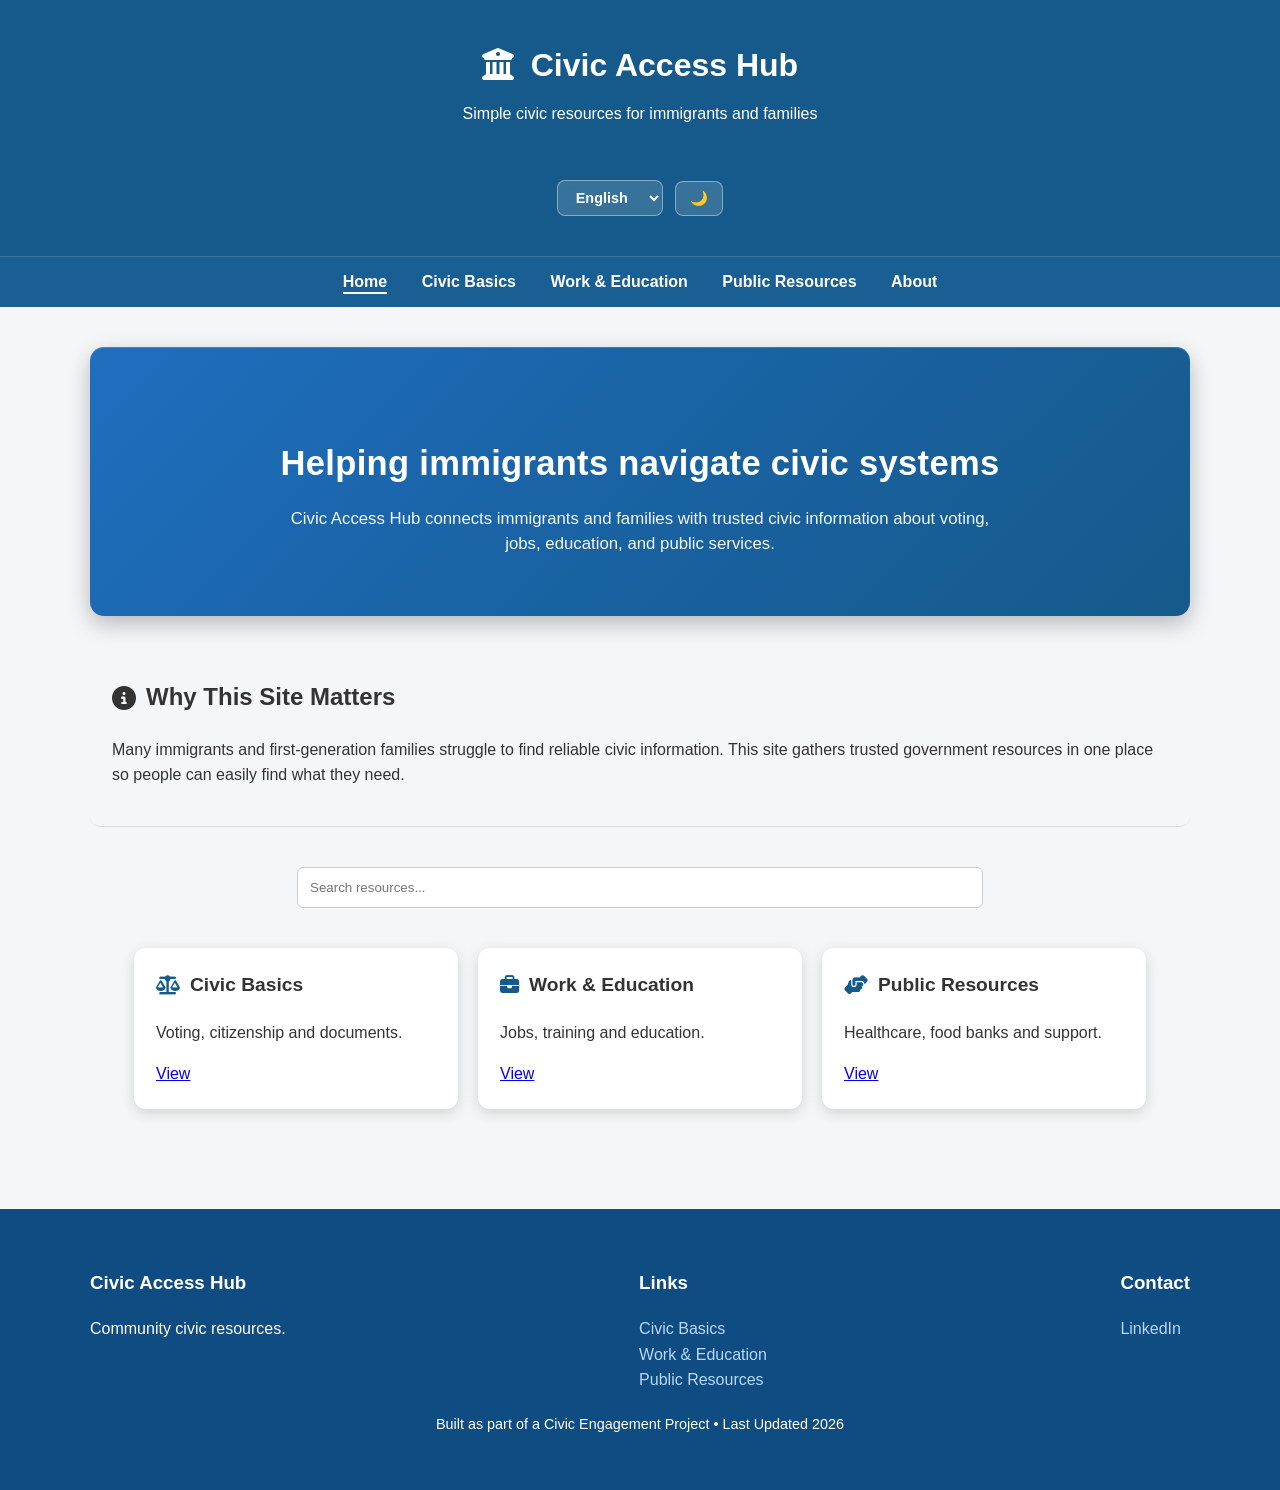
<file: index.html>
<!DOCTYPE html>
<html lang="en">

<head>

<meta charset="UTF-8">
<meta name="viewport" content="width=device-width, initial-scale=1.0">

<title>Civic Access Hub</title>

<meta name="description" content="Civic Access Hub connects immigrants and families with trusted civic information about voting, work, education, and community resources.">

<link rel="stylesheet" href="style.css">

<link rel="stylesheet" href="https://cdnjs.cloudflare.com/ajax/libs/font-awesome/6.5.0/css/all.min.css">

<script src="script.js" defer></script>

</head>


<body>


<header>

<h1><i class="fa-solid fa-building-columns"></i> Civic Access Hub</h1>

<p data-en="Simple civic resources for immigrants and families"
data-es="Recursos civicos simples para inmigrantes y familias">
Simple civic resources for immigrants and families
</p>

<br>

<select id="langToggle" onchange="toggleLanguage()">

<option value="en">English</option>
<option value="es">Español</option>

</select>

<button onclick="toggleDarkMode()">🌙</button>

</header>



<nav>

<a href="index.html" class="active"
data-en="Home"
data-es="Inicio">Home</a>

<a href="civic-basics.html"
data-en="Civic Basics"
data-es="Conceptos Civicos">Civic Basics</a>

<a href="work-education.html"
data-en="Work & Education"
data-es="Trabajo y Educacion">Work & Education</a>

<a href="public-resources.html"
data-en="Public Resources"
data-es="Recursos Publicos">Public Resources</a>

<a href="about.html"
data-en="About"
data-es="Acerca de">About</a>

</nav>



<main>



<section class="hero">

<h2 data-en="Helping immigrants navigate civic systems"
data-es="Ayudando a inmigrantes a navegar sistemas civicos">

Helping immigrants navigate civic systems

</h2>

<p data-en="Civic Access Hub connects immigrants and families with trusted civic information about voting, jobs, education, and public services."
data-es="Civic Access Hub conecta inmigrantes y familias con informacion civica confiable sobre votacion, empleos, educacion y servicios publicos.">

Civic Access Hub connects immigrants and families with trusted civic information about voting, jobs, education, and public services.

</p>

</section>



<section class="content-section">

<h2>

<i class="fa-solid fa-circle-info"></i>

<span data-en="Why This Site Matters"
data-es="Por que este sitio es importante">

Why This Site Matters

</span>

</h2>

<p data-en="Many immigrants and first-generation families struggle to find reliable civic information. This site gathers trusted government resources in one place so people can easily find what they need."
data-es="Muchos inmigrantes y familias de primera generacion tienen dificultad para encontrar informacion civica confiable.">

Many immigrants and first-generation families struggle to find reliable civic information.

</p>

</section>



<section class="search-bar">

<input
type="text"
id="searchInput"
placeholder="Search resources..."
data-en="Search resources..."
data-es="Buscar recursos..."
onkeyup="filterResources()">

</section>



<section class="cards">



<div class="card">

<h3>

<i class="fa-solid fa-scale-balanced"></i>

<span data-en="Civic Basics"
data-es="Conceptos Civicos">

Civic Basics

</span>

</h3>

<p data-en="Voting, citizenship and documents."
data-es="Votacion, ciudadania y documentos.">

Voting, citizenship and documents.

</p>

<a href="civic-basics.html"
data-en="View"
data-es="Ver">View</a>

</div>



<div class="card">

<h3>

<i class="fa-solid fa-briefcase"></i>

<span data-en="Work & Education"
data-es="Trabajo y Educacion">

Work & Education

</span>

</h3>

<p data-en="Jobs, training and education."
data-es="Empleos, entrenamiento y educacion.">

Jobs, training and education.

</p>

<a href="work-education.html"
data-en="View"
data-es="Ver">View</a>

</div>



<div class="card">

<h3>

<i class="fa-solid fa-handshake-angle"></i>

<span data-en="Public Resources"
data-es="Recursos Publicos">

Public Resources

</span>

</h3>

<p data-en="Healthcare, food banks and support."
data-es="Salud, bancos de comida y ayuda comunitaria.">

Healthcare, food banks and support.

</p>

<a href="public-resources.html"
data-en="View"
data-es="Ver">View</a>

</div>



</section>

</main>



<footer>

<div class="footer-columns">

<div>

<h3>Civic Access Hub</h3>

<p data-en="Community civic resources."
data-es="Recursos civicos comunitarios.">

Community civic resources.

</p>

</div>



<div>

<h3 data-en="Links" data-es="Enlaces">Links</h3>

<a href="civic-basics.html"
data-en="Civic Basics"
data-es="Conceptos Civicos">Civic Basics</a><br>

<a href="work-education.html"
data-en="Work & Education"
data-es="Trabajo y Educacion">Work & Education</a><br>

<a href="public-resources.html"
data-en="Public Resources"
data-es="Recursos Publicos">Public Resources</a>

</div>



<div>

<h3 data-en="Contact" data-es="Contacto">Contact</h3>

<a href="https://linkedin.com">LinkedIn</a>

</div>

</div>


<p class="footer-bottom"
data-en="Built as part of a Civic Engagement Project • Last Updated 2026"
data-es="Construido como parte de un proyecto de participacion civica • Ultima actualizacion 2026">

Built as part of a Civic Engagement Project • Last Updated 2026

</p>

</footer>



</body>

</html>
</file>
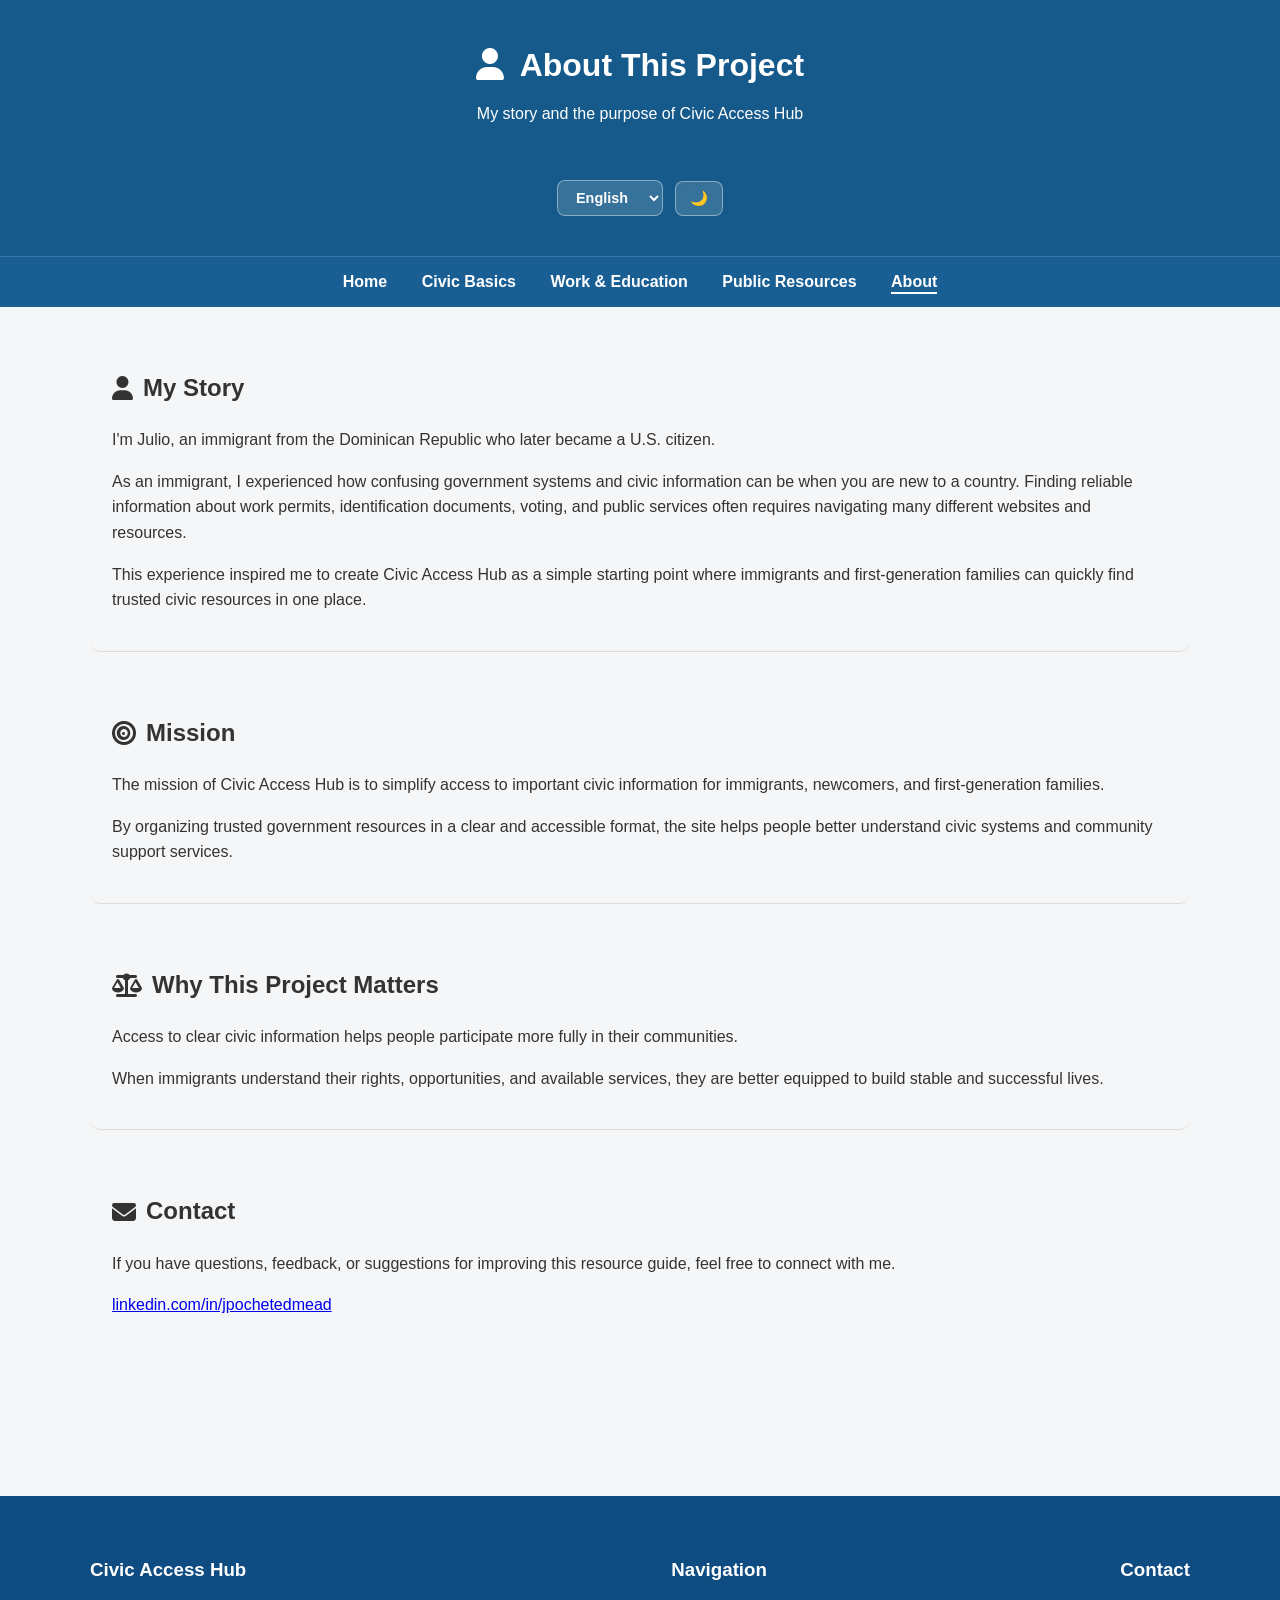
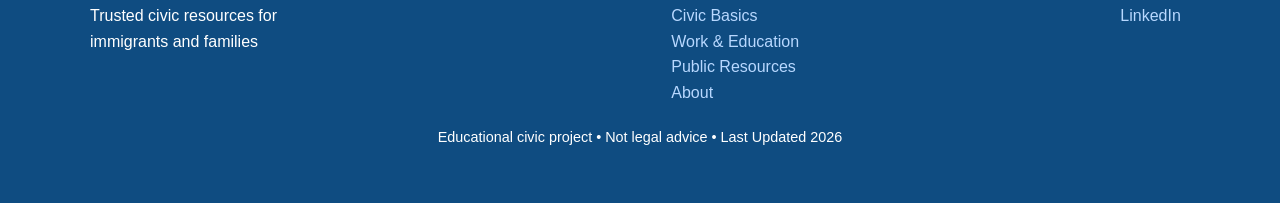
<file: about.html>
<!DOCTYPE html>
<html lang="en">

<head>

<meta charset="UTF-8">
<meta name="viewport" content="width=device-width, initial-scale=1.0">

<title>About | Civic Access Hub</title>

<meta name="description" content="Learn about the creator of Civic Access Hub and the mission to simplify civic information for immigrants and families.">

<link rel="stylesheet" href="style.css">

<link rel="stylesheet"
href="https://cdnjs.cloudflare.com/ajax/libs/font-awesome/6.5.0/css/all.min.css">

<script src="script.js" defer></script>

</head>


<body>


<!-- HEADER -->

<header>

<h1>
<i class="fa-solid fa-user"></i>
<span data-en="About This Project" data-es="Acerca de este proyecto">
About This Project
</span>
</h1>

<p
data-en="My story and the purpose of Civic Access Hub"
data-es="Mi historia y el proposito de Civic Access Hub">

My story and the purpose of Civic Access Hub

</p>

<br>

<select id="langToggle" onchange="toggleLanguage()" aria-label="Language selector">

<option value="en">English</option>
<option value="es">Español</option>

</select>

<button onclick="toggleDarkMode()" aria-label="Toggle dark mode">🌙</button>

</header>



<!-- NAVIGATION -->

<nav>

<a href="index.html"
data-en="Home"
data-es="Inicio">Home</a>

<a href="civic-basics.html"
data-en="Civic Basics"
data-es="Conceptos Civicos">Civic Basics</a>

<a href="work-education.html"
data-en="Work & Education"
data-es="Trabajo y Educacion">Work & Education</a>

<a href="public-resources.html"
data-en="Public Resources"
data-es="Recursos Publicos">Public Resources</a>

<a href="about.html" class="active"
data-en="About"
data-es="Acerca de">About</a>

</nav>



<main>



<!-- MY STORY -->

<section class="content-section">

<h2>

<i class="fa-solid fa-user"></i>

<span
data-en="My Story"
data-es="Mi historia">

My Story

</span>

</h2>

<p
data-en="I'm Julio, an immigrant from the Dominican Republic who later became a U.S. citizen."
data-es="Soy Julio, un inmigrante de la Republica Dominicana que luego se convirtio en ciudadano de los Estados Unidos.">

I'm Julio, an immigrant from the Dominican Republic who later became a U.S. citizen.

</p>

<p
data-en="As an immigrant, I experienced how confusing government systems and civic information can be when you are new to a country. Finding reliable information about work permits, identification documents, voting, and public services often requires navigating many different websites and resources."
data-es="Como inmigrante, experimente lo confuso que pueden ser los sistemas gubernamentales y la informacion civica cuando llegas a un nuevo pais. Encontrar informacion confiable sobre permisos de trabajo, documentos de identificacion, votacion y servicios publicos muchas veces requiere navegar por muchos sitios web diferentes.">

As an immigrant, I experienced how confusing government systems and civic information can be when you are new to a country. Finding reliable information about work permits, identification documents, voting, and public services often requires navigating many different websites and resources.

</p>

<p
data-en="This experience inspired me to create Civic Access Hub as a simple starting point where immigrants and first-generation families can quickly find trusted civic resources in one place."
data-es="Esta experiencia me inspiro a crear Civic Access Hub como un punto de inicio simple donde inmigrantes y familias de primera generacion puedan encontrar recursos civicos confiables en un solo lugar.">

This experience inspired me to create Civic Access Hub as a simple starting point where immigrants and first-generation families can quickly find trusted civic resources in one place.

</p>

</section>



<!-- MISSION -->

<section class="content-section">

<h2>

<i class="fa-solid fa-bullseye"></i>

<span
data-en="Mission"
data-es="Mision">

Mission

</span>

</h2>

<p
data-en="The mission of Civic Access Hub is to simplify access to important civic information for immigrants, newcomers, and first-generation families."
data-es="La mision de Civic Access Hub es simplificar el acceso a informacion civica importante para inmigrantes, recien llegados y familias de primera generacion.">

The mission of Civic Access Hub is to simplify access to important civic information for immigrants, newcomers, and first-generation families.

</p>

<p
data-en="By organizing trusted government resources in a clear and accessible format, the site helps people better understand civic systems and community support services."
data-es="Al organizar recursos gubernamentales confiables en un formato claro y accesible, el sitio ayuda a las personas a comprender mejor los sistemas civicos y los servicios de apoyo comunitario.">

By organizing trusted government resources in a clear and accessible format, the site helps people better understand civic systems and community support services.

</p>

</section>



<!-- WHY THIS PROJECT MATTERS -->

<section class="content-section">

<h2>

<i class="fa-solid fa-scale-balanced"></i>

<span
data-en="Why This Project Matters"
data-es="Por que este proyecto es importante">

Why This Project Matters

</span>

</h2>

<p
data-en="Access to clear civic information helps people participate more fully in their communities."
data-es="El acceso a informacion civica clara ayuda a las personas a participar mas plenamente en sus comunidades.">

Access to clear civic information helps people participate more fully in their communities.

</p>

<p
data-en="When immigrants understand their rights, opportunities, and available services, they are better equipped to build stable and successful lives."
data-es="Cuando los inmigrantes comprenden sus derechos, oportunidades y servicios disponibles, estan mejor preparados para construir vidas estables y exitosas.">

When immigrants understand their rights, opportunities, and available services, they are better equipped to build stable and successful lives.

</p>

</section>



<!-- CONTACT -->

<section class="content-section">

<h2>

<i class="fa-solid fa-envelope"></i>

<span
data-en="Contact"
data-es="Contacto">

Contact

</span>

</h2>

<p
data-en="If you have questions, feedback, or suggestions for improving this resource guide, feel free to connect with me."
data-es="Si tienes preguntas, comentarios o sugerencias para mejorar esta guia de recursos, puedes contactarme.">

If you have questions, feedback, or suggestions for improving this resource guide, feel free to connect with me.

</p>

<p>

<a href="https://www.linkedin.com/in/jpochetedmead/"
target="_blank"
rel="noopener">

linkedin.com/in/jpochetedmead

</a>

</p>

</section>



</main>



<!-- FOOTER -->

<footer>

<div class="footer-columns">

<div>

<h3>Civic Access Hub</h3>

<p
data-en="Trusted civic resources for immigrants and families"
data-es="Recursos civicos confiables para inmigrantes y familias">

Trusted civic resources for immigrants and families

</p>

</div>



<div>

<h3 data-en="Navigation" data-es="Navegacion">Navigation</h3>

<a href="civic-basics.html"
data-en="Civic Basics"
data-es="Conceptos Civicos">Civic Basics</a><br>

<a href="work-education.html"
data-en="Work & Education"
data-es="Trabajo y Educacion">Work & Education</a><br>

<a href="public-resources.html"
data-en="Public Resources"
data-es="Recursos Publicos">Public Resources</a><br>

<a href="about.html"
data-en="About"
data-es="Acerca de">About</a>

</div>



<div>

<h3 data-en="Contact" data-es="Contacto">Contact</h3>

<a href="https://www.linkedin.com/in/jpochetedmead/"
target="_blank"
rel="noopener">

LinkedIn

</a>

</div>

</div>



<p class="footer-bottom"
data-en="Educational civic project • Not legal advice • Last Updated 2026"
data-es="Proyecto civico educativo • No es asesoramiento legal • Ultima actualizacion 2026">

Educational civic project • Not legal advice • Last Updated 2026

</p>

</footer>



</body>
</html>
</file>
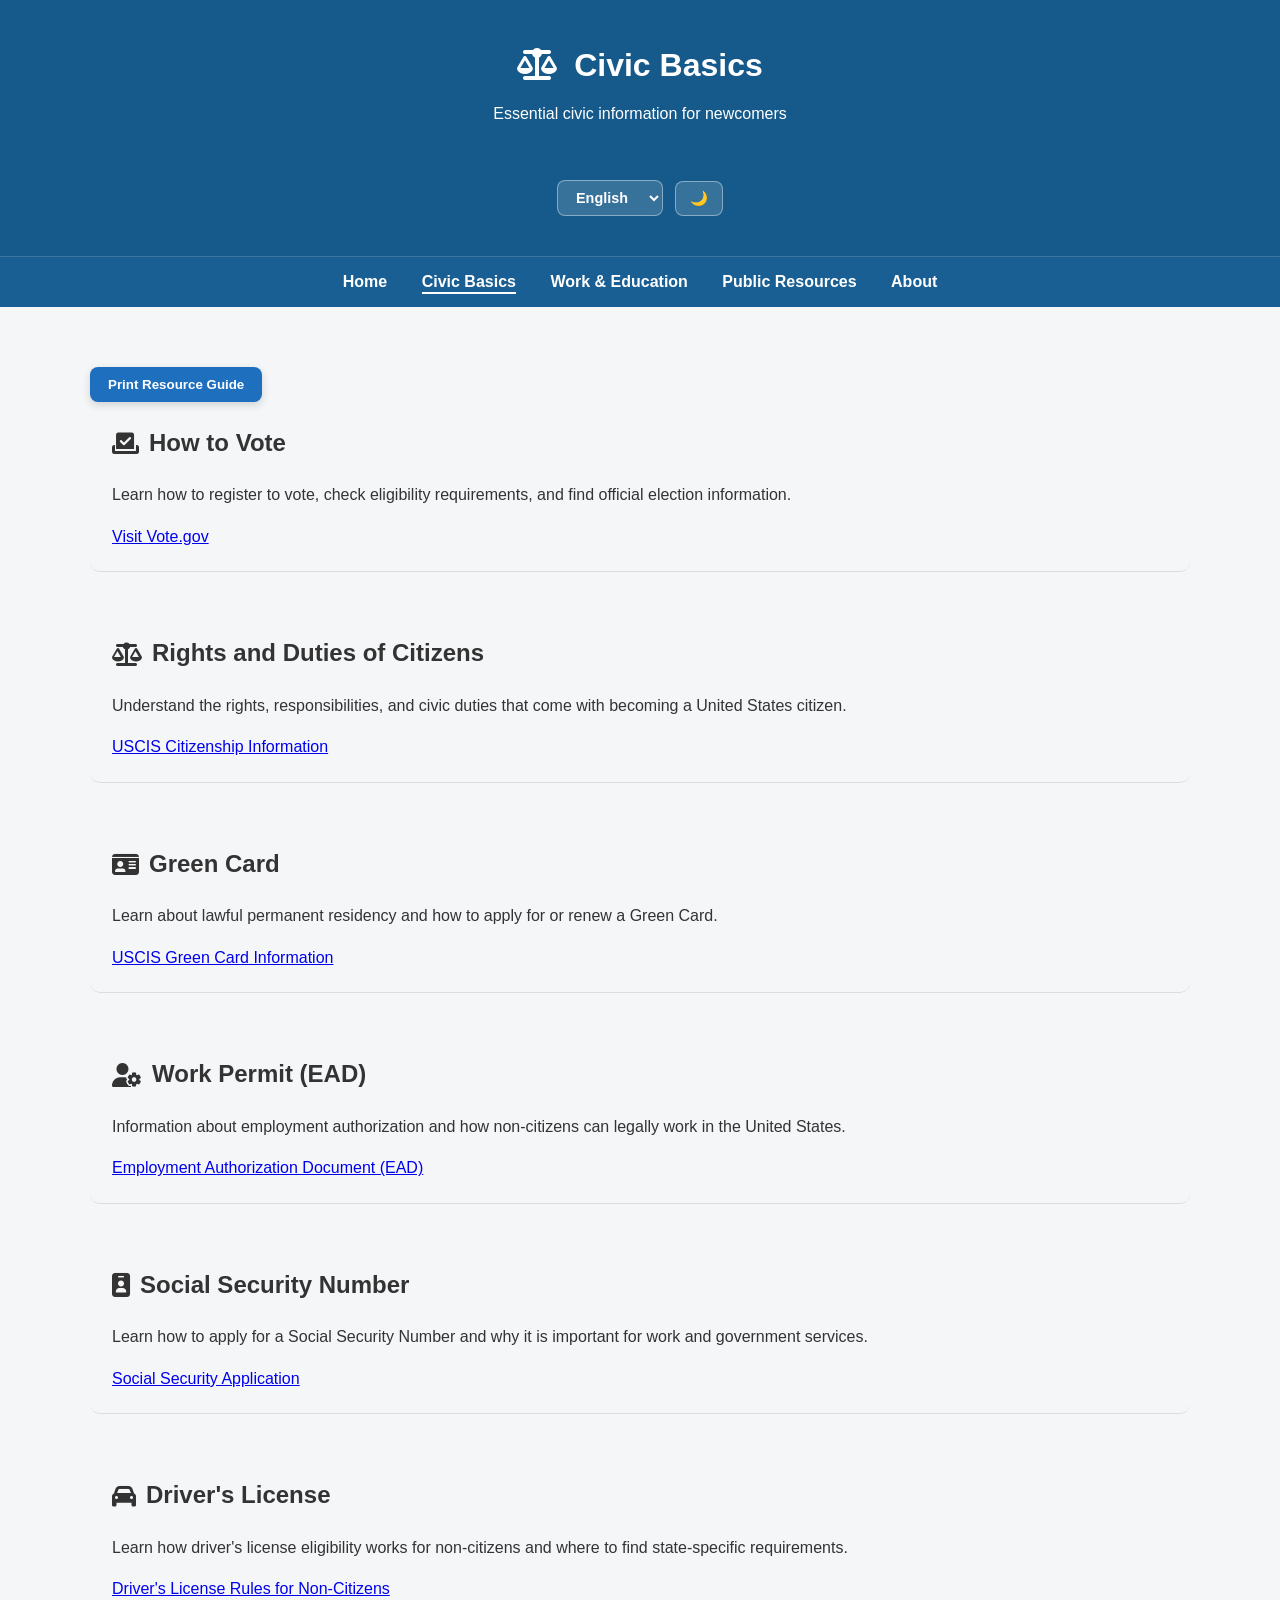
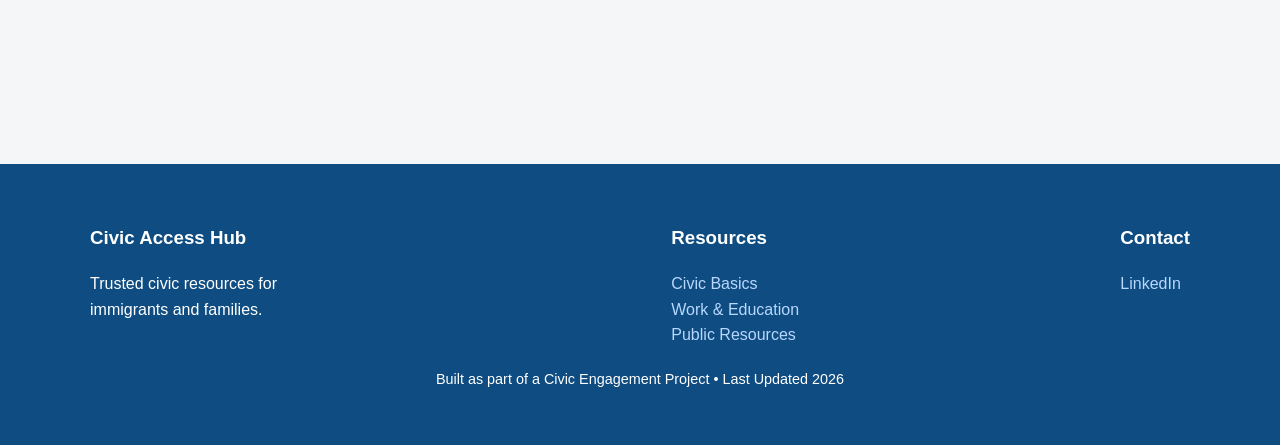
<file: civic-basics.html>
<!DOCTYPE html>
<html lang="en">

<head>

<meta charset="UTF-8">
<meta name="viewport" content="width=device-width, initial-scale=1.0">

<title>Civic Basics | Civic Access Hub</title>

<meta name="description" content="Essential civic information for immigrants including voting, citizenship, green cards, and social security.">

<link rel="stylesheet" href="style.css">

<link rel="stylesheet" href="https://cdnjs.cloudflare.com/ajax/libs/font-awesome/6.5.0/css/all.min.css">

<script src="script.js" defer></script>

</head>

<body>



<header>

<h1>
<i class="fa-solid fa-scale-balanced"></i>
<span data-en="Civic Basics" data-es="Conceptos Civicos">Civic Basics</span>
</h1>

<p
data-en="Essential civic information for newcomers"
data-es="Informacion civica esencial para nuevos residentes">

Essential civic information for newcomers

</p>

<br>

<select id="langToggle" onchange="toggleLanguage()" aria-label="Language selector">

<option value="en">English</option>
<option value="es">Español</option>

</select>

<button onclick="toggleDarkMode()" aria-label="Toggle dark mode">🌙</button>

</header>



<nav>

<a href="index.html"
data-en="Home"
data-es="Inicio">Home</a>

<a href="civic-basics.html" class="active"
data-en="Civic Basics"
data-es="Conceptos Civicos">Civic Basics</a>

<a href="work-education.html"
data-en="Work & Education"
data-es="Trabajo y Educacion">Work & Education</a>

<a href="public-resources.html"
data-en="Public Resources"
data-es="Recursos Publicos">Public Resources</a>

<a href="about.html"
data-en="About"
data-es="Acerca de">About</a>

</nav>



<main>



<button class="print-btn" onclick="window.print()"
data-en="Print Resource Guide"
data-es="Imprimir guia de recursos">

Print Resource Guide

</button>



<section class="content-section">

<h2>

<i class="fa-solid fa-check-to-slot"></i>

<span
data-en="How to Vote"
data-es="Como votar">

How to Vote

</span>

</h2>

<p
data-en="Learn how to register to vote, check eligibility requirements, and find official election information."
data-es="Aprende como registrarte para votar, verificar requisitos de elegibilidad y encontrar informacion oficial sobre elecciones.">

Learn how to register to vote, check eligibility requirements, and find official election information.

</p>

<a href="https://www.vote.gov" target="_blank"
data-en="Visit Vote.gov"
data-es="Visitar Vote.gov">

Visit Vote.gov

</a>

</section>



<section class="content-section">

<h2>

<i class="fa-solid fa-scale-balanced"></i>

<span
data-en="Rights and Duties of Citizens"
data-es="Derechos y deberes de los ciudadanos">

Rights and Duties of Citizens

</span>

</h2>

<p
data-en="Understand the rights, responsibilities, and civic duties that come with becoming a United States citizen."
data-es="Comprende los derechos, responsabilidades y deberes civicos que vienen con convertirse en ciudadano de Estados Unidos.">

Understand the rights, responsibilities, and civic duties that come with becoming a United States citizen.

</p>

<a href="https://www.uscis.gov/citizenship" target="_blank"
data-en="USCIS Citizenship Information"
data-es="Informacion de ciudadania USCIS">

USCIS Citizenship Information

</a>

</section>



<section class="content-section">

<h2>

<i class="fa-solid fa-id-card"></i>

<span
data-en="Green Card"
data-es="Tarjeta de residencia (Green Card)">

Green Card

</span>

</h2>

<p
data-en="Learn about lawful permanent residency and how to apply for or renew a Green Card."
data-es="Aprende sobre la residencia permanente legal y como aplicar o renovar una Green Card.">

Learn about lawful permanent residency and how to apply for or renew a Green Card.

</p>

<a href="https://www.uscis.gov/green-card" target="_blank"
data-en="USCIS Green Card Information"
data-es="Informacion sobre Green Card">

USCIS Green Card Information

</a>

</section>



<section class="content-section">

<h2>

<i class="fa-solid fa-user-gear"></i>

<span
data-en="Work Permit (EAD)"
data-es="Permiso de trabajo (EAD)">

Work Permit (EAD)

</span>

</h2>

<p
data-en="Information about employment authorization and how non-citizens can legally work in the United States."
data-es="Informacion sobre autorizacion de empleo y como los no ciudadanos pueden trabajar legalmente en Estados Unidos.">

Information about employment authorization and how non-citizens can legally work in the United States.

</p>

<a href="https://www.uscis.gov/i-765" target="_blank"
data-en="Employment Authorization Document (EAD)"
data-es="Documento de autorizacion de empleo (EAD)">

Employment Authorization Document (EAD)

</a>

</section>



<section class="content-section">

<h2>

<i class="fa-solid fa-id-badge"></i>

<span
data-en="Social Security Number"
data-es="Numero de Seguro Social">

Social Security Number

</span>

</h2>

<p
data-en="Learn how to apply for a Social Security Number and why it is important for work and government services."
data-es="Aprende como solicitar un numero de Seguro Social y por que es importante para trabajar y acceder a servicios gubernamentales.">

Learn how to apply for a Social Security Number and why it is important for work and government services.

</p>

<a href="https://www.ssa.gov/ssnumber" target="_blank"
data-en="Social Security Application"
data-es="Solicitud de Seguro Social">

Social Security Application

</a>

</section>



<section class="content-section">

<h2>

<i class="fa-solid fa-car"></i>

<span
data-en="Driver's License"
data-es="Licencia de conducir">

Driver's License

</span>

</h2>

<p
data-en="Learn how driver's license eligibility works for non-citizens and where to find state-specific requirements."
data-es="Aprende como funciona la elegibilidad para licencia de conducir para no ciudadanos y donde encontrar requisitos especificos por estado.">

Learn how driver's license eligibility works for non-citizens and where to find state-specific requirements.

</p>

<a href="https://www.usa.gov/drivers-license" target="_blank"
data-en="Driver's License Rules for Non-Citizens"
data-es="Reglas de licencia de conducir para no ciudadanos">

Driver's License Rules for Non-Citizens

</a>

</section>



</main>



<footer>

<div class="footer-columns">

<div>

<h3>Civic Access Hub</h3>

<p
data-en="Trusted civic resources for immigrants and families."
data-es="Recursos civicos confiables para inmigrantes y familias.">

Trusted civic resources for immigrants and families.

</p>

</div>



<div>

<h3 data-en="Resources" data-es="Recursos">Resources</h3>

<a href="civic-basics.html"
data-en="Civic Basics"
data-es="Conceptos Civicos">Civic Basics</a><br>

<a href="work-education.html"
data-en="Work & Education"
data-es="Trabajo y Educacion">Work & Education</a><br>

<a href="public-resources.html"
data-en="Public Resources"
data-es="Recursos Publicos">Public Resources</a>

</div>



<div>

<h3 data-en="Contact" data-es="Contacto">Contact</h3>

<a href="https://linkedin.com">LinkedIn</a>

</div>

</div>



<p class="footer-bottom"
data-en="Built as part of a Civic Engagement Project • Last Updated 2026"
data-es="Construido como parte de un proyecto de participacion civica • Ultima actualizacion 2026">

Built as part of a Civic Engagement Project • Last Updated 2026

</p>

</footer>



</body>

</html>
</file>
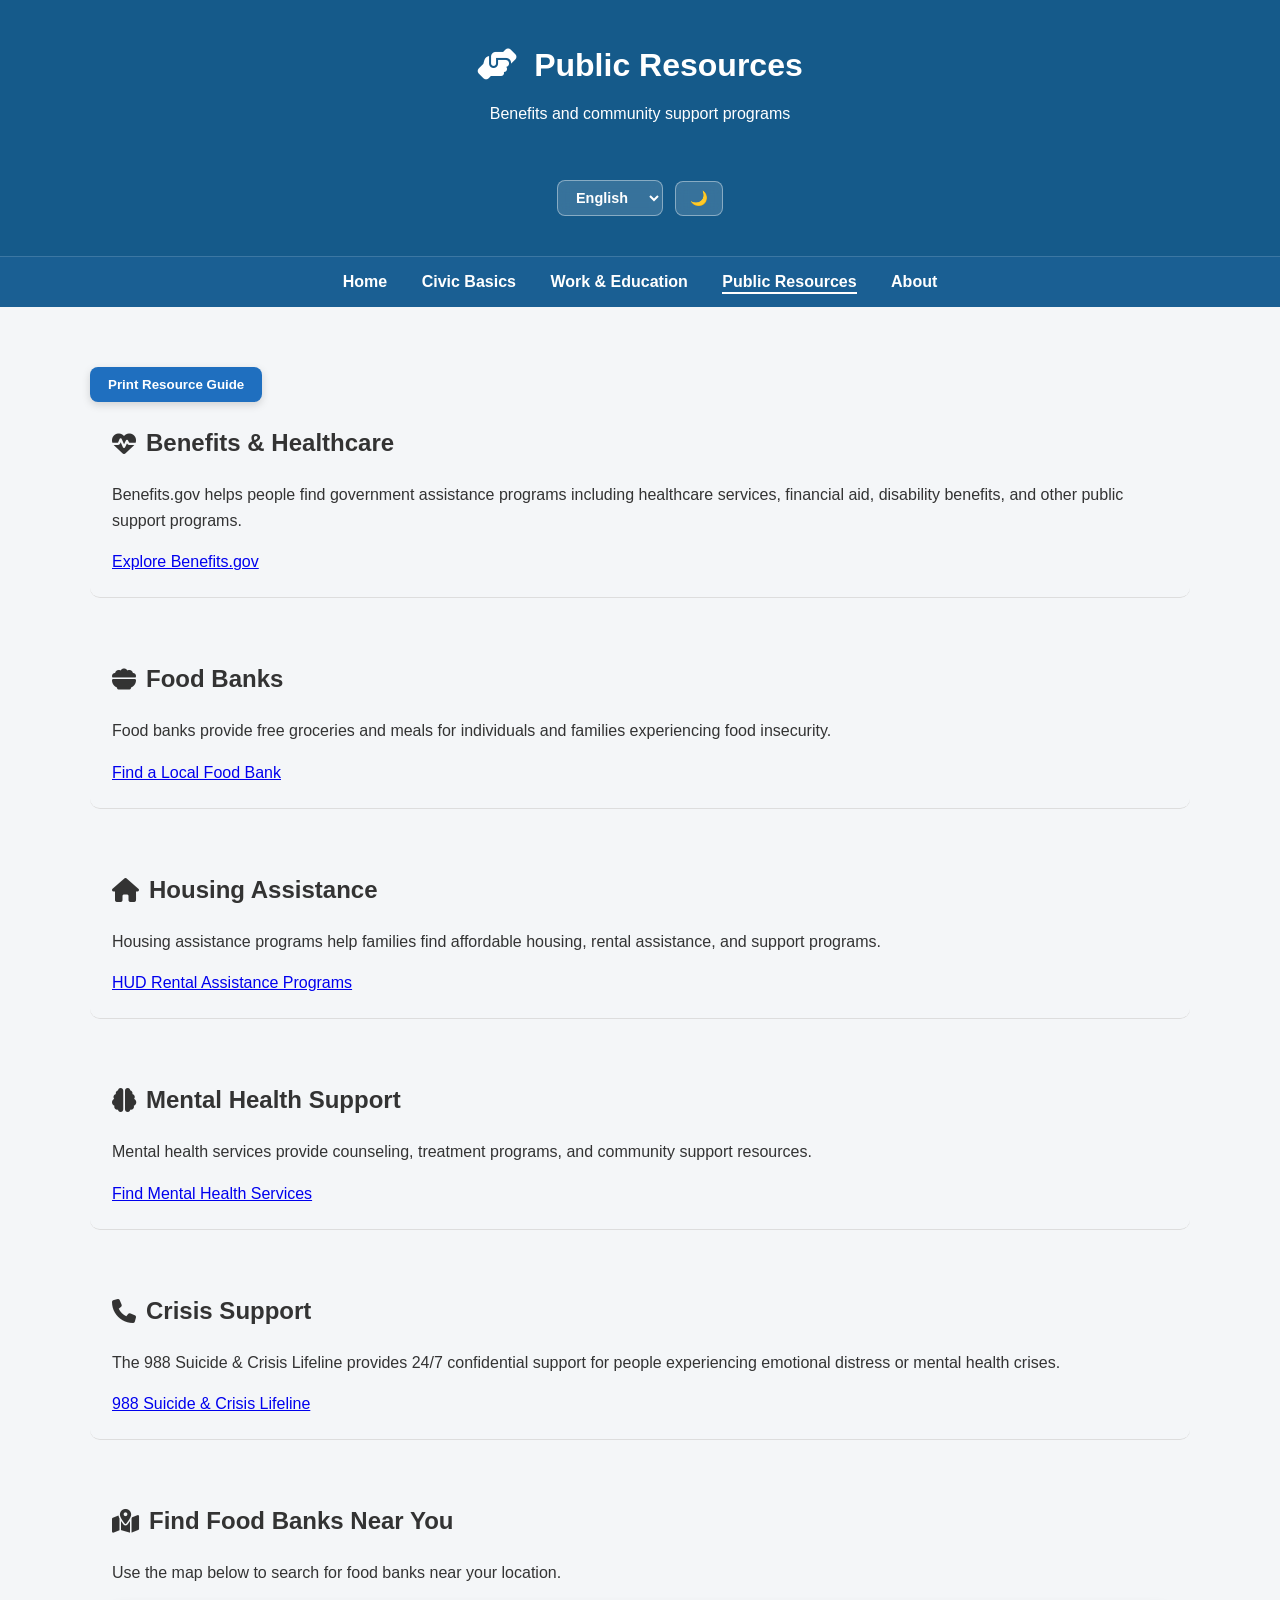
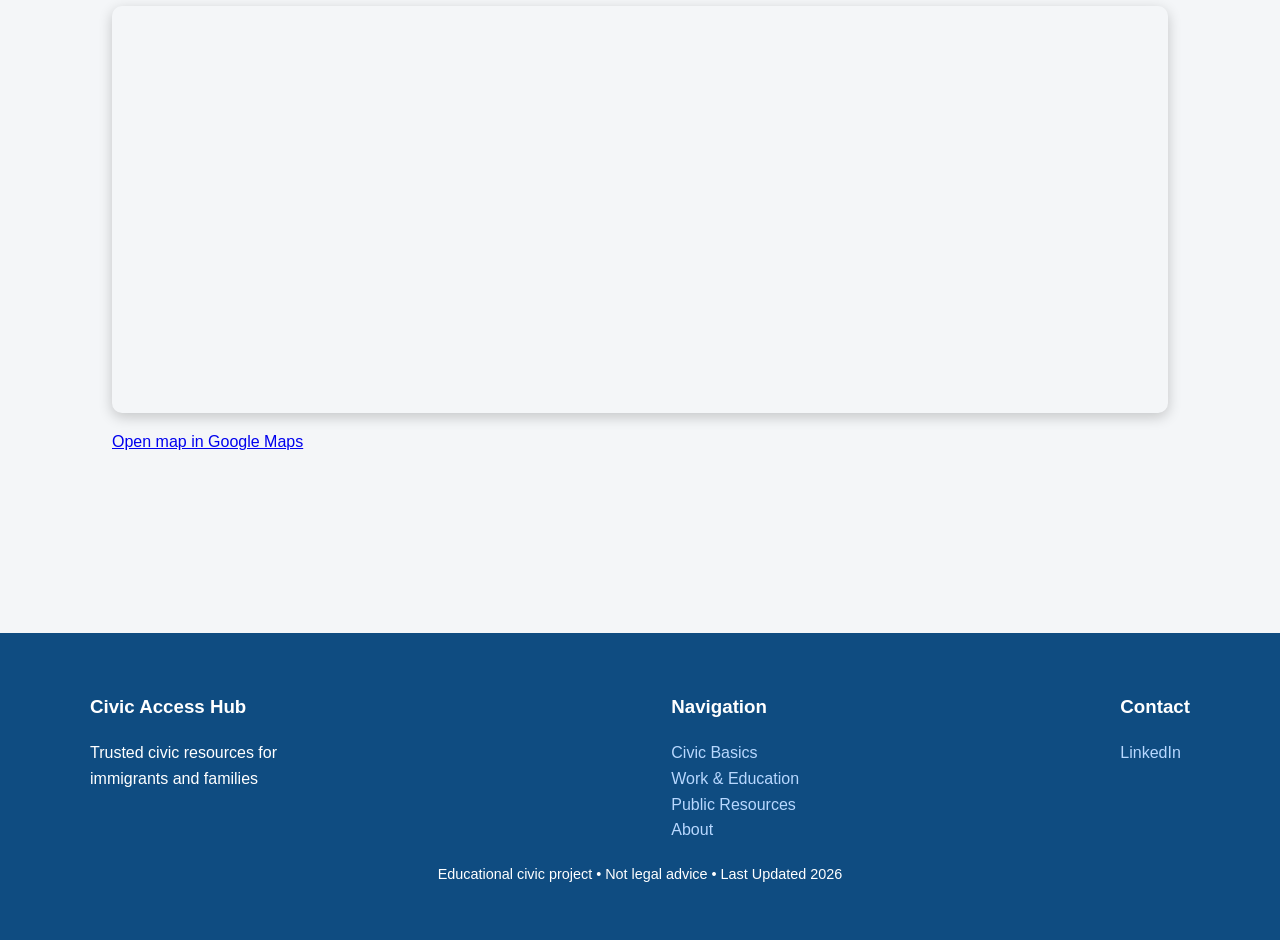
<file: public-resources.html>
<!DOCTYPE html>
<html lang="en">

<head>

<meta charset="UTF-8">
<meta name="viewport" content="width=device-width, initial-scale=1.0">

<title>Public Resources | Civic Access Hub</title>

<meta name="description" content="Community support resources including healthcare benefits, food banks, housing assistance, and mental health services.">

<link rel="stylesheet" href="style.css">

<link rel="stylesheet"
href="https://cdnjs.cloudflare.com/ajax/libs/font-awesome/6.5.0/css/all.min.css">

<script src="script.js" defer></script>

</head>


<body>



<header>

<h1>
<i class="fa-solid fa-hands-helping"></i>
<span data-en="Public Resources" data-es="Recursos Publicos">Public Resources</span>
</h1>

<p
data-en="Benefits and community support programs"
data-es="Beneficios y programas de apoyo comunitario">

Benefits and community support programs

</p>

<br>

<select id="langToggle" onchange="toggleLanguage()" aria-label="Language selector">

<option value="en">English</option>
<option value="es">Español</option>

</select>

<button onclick="toggleDarkMode()" aria-label="Toggle dark mode">🌙</button>

</header>



<nav>

<a href="index.html"
data-en="Home"
data-es="Inicio">Home</a>

<a href="civic-basics.html"
data-en="Civic Basics"
data-es="Conceptos Civicos">Civic Basics</a>

<a href="work-education.html"
data-en="Work & Education"
data-es="Trabajo y Educacion">Work & Education</a>

<a href="public-resources.html" class="active"
data-en="Public Resources"
data-es="Recursos Publicos">Public Resources</a>

<a href="about.html"
data-en="About"
data-es="Acerca de">About</a>

</nav>



<main>



<button class="print-btn" onclick="window.print()"
data-en="Print Resource Guide"
data-es="Imprimir guia de recursos">

Print Resource Guide

</button>



<section class="content-section">

<h2>

<i class="fa-solid fa-heart-pulse"></i>

<span
data-en="Benefits & Healthcare"
data-es="Beneficios y salud">

Benefits & Healthcare

</span>

</h2>

<p
data-en="Benefits.gov helps people find government assistance programs including healthcare services, financial aid, disability benefits, and other public support programs."
data-es="Benefits.gov ayuda a las personas a encontrar programas de asistencia gubernamental incluyendo servicios de salud, ayuda financiera y beneficios por discapacidad.">

Benefits.gov helps people find government assistance programs including healthcare services, financial aid, disability benefits, and other public support programs.

</p>

<a href="https://www.benefits.gov"
target="_blank"
rel="noopener"
data-en="Explore Benefits.gov"
data-es="Explorar Benefits.gov">

Explore Benefits.gov

</a>

</section>



<section class="content-section">

<h2>

<i class="fa-solid fa-bowl-food"></i>

<span
data-en="Food Banks"
data-es="Bancos de comida">

Food Banks

</span>

</h2>

<p
data-en="Food banks provide free groceries and meals for individuals and families experiencing food insecurity."
data-es="Los bancos de alimentos proporcionan comida gratuita a personas y familias que enfrentan inseguridad alimentaria.">

Food banks provide free groceries and meals for individuals and families experiencing food insecurity.

</p>

<a href="https://www.feedingamerica.org/find-your-local-foodbank"
target="_blank"
rel="noopener"
data-en="Find a Local Food Bank"
data-es="Encontrar un banco de comida cercano">

Find a Local Food Bank

</a>

</section>



<section class="content-section">

<h2>

<i class="fa-solid fa-house"></i>

<span
data-en="Housing Assistance"
data-es="Asistencia de vivienda">

Housing Assistance

</span>

</h2>

<p
data-en="Housing assistance programs help families find affordable housing, rental assistance, and support programs."
data-es="Los programas de asistencia de vivienda ayudan a las familias a encontrar vivienda asequible y asistencia para el alquiler.">

Housing assistance programs help families find affordable housing, rental assistance, and support programs.

</p>

<a href="https://www.hud.gov/topics/rental_assistance"
target="_blank"
rel="noopener"
data-en="HUD Rental Assistance Programs"
data-es="Programas de asistencia de alquiler HUD">

HUD Rental Assistance Programs

</a>

</section>



<section class="content-section">

<h2>

<i class="fa-solid fa-brain"></i>

<span
data-en="Mental Health Support"
data-es="Apoyo de salud mental">

Mental Health Support

</span>

</h2>

<p
data-en="Mental health services provide counseling, treatment programs, and community support resources."
data-es="Los servicios de salud mental proporcionan consejeria, tratamiento y recursos comunitarios de apoyo.">

Mental health services provide counseling, treatment programs, and community support resources.

</p>

<a href="https://www.samhsa.gov/find-help"
target="_blank"
rel="noopener"
data-en="Find Mental Health Services"
data-es="Encontrar servicios de salud mental">

Find Mental Health Services

</a>

</section>



<section class="content-section">

<h2>

<i class="fa-solid fa-phone"></i>

<span
data-en="Crisis Support"
data-es="Apoyo en crisis">

Crisis Support

</span>

</h2>

<p
data-en="The 988 Suicide & Crisis Lifeline provides 24/7 confidential support for people experiencing emotional distress or mental health crises."
data-es="La linea 988 ofrece apoyo confidencial las 24 horas para personas que enfrentan crisis emocionales o de salud mental.">

The 988 Suicide & Crisis Lifeline provides 24/7 confidential support for people experiencing emotional distress or mental health crises.

</p>

<a href="https://988lifeline.org"
target="_blank"
rel="noopener"
data-en="988 Suicide & Crisis Lifeline"
data-es="Linea 988 de crisis y suicidio">

988 Suicide & Crisis Lifeline

</a>

</section>



<section class="content-section">

<h2>

<i class="fa-solid fa-map-location-dot"></i>

<span
data-en="Find Food Banks Near You"
data-es="Encuentra bancos de comida cerca de ti">

Find Food Banks Near You

</span>

</h2>

<p
data-en="Use the map below to search for food banks near your location."
data-es="Utiliza el mapa para encontrar bancos de comida cerca de tu ubicacion.">

Use the map below to search for food banks near your location.

</p>



<div class="map-container">

<iframe
title="Map showing nearby food banks"
src="https://www.google.com/maps?q=food%20bank%20near%20me&output=embed"
width="100%"
height="400"
loading="lazy"
style="border:0;">

</iframe>

</div>



<p>

<a href="https://www.google.com/maps/search/food+bank+near+me"
target="_blank"
rel="noopener"
data-en="Open map in Google Maps"
data-es="Abrir mapa en Google Maps">

Open map in Google Maps

</a>

</p>

</section>



</main>



<footer>

<div class="footer-columns">

<div>

<h3>Civic Access Hub</h3>

<p
data-en="Trusted civic resources for immigrants and families"
data-es="Recursos civicos confiables para inmigrantes y familias">

Trusted civic resources for immigrants and families

</p>

</div>



<div>

<h3 data-en="Navigation" data-es="Navegacion">Navigation</h3>

<a href="civic-basics.html"
data-en="Civic Basics"
data-es="Conceptos Civicos">Civic Basics</a><br>

<a href="work-education.html"
data-en="Work & Education"
data-es="Trabajo y Educacion">Work & Education</a><br>

<a href="public-resources.html"
data-en="Public Resources"
data-es="Recursos Publicos">Public Resources</a><br>

<a href="about.html"
data-en="About"
data-es="Acerca de">About</a>

</div>



<div>

<h3 data-en="Contact" data-es="Contacto">Contact</h3>

<a href="https://www.linkedin.com/in/jpochetedmead/"
target="_blank"
rel="noopener">

LinkedIn

</a>

</div>

</div>



<p class="footer-bottom"
data-en="Educational civic project • Not legal advice • Last Updated 2026"
data-es="Proyecto civico educativo • No es asesoramiento legal • Ultima actualizacion 2026">

Educational civic project • Not legal advice • Last Updated 2026

</p>

</footer>



</body>

</html>
</file>
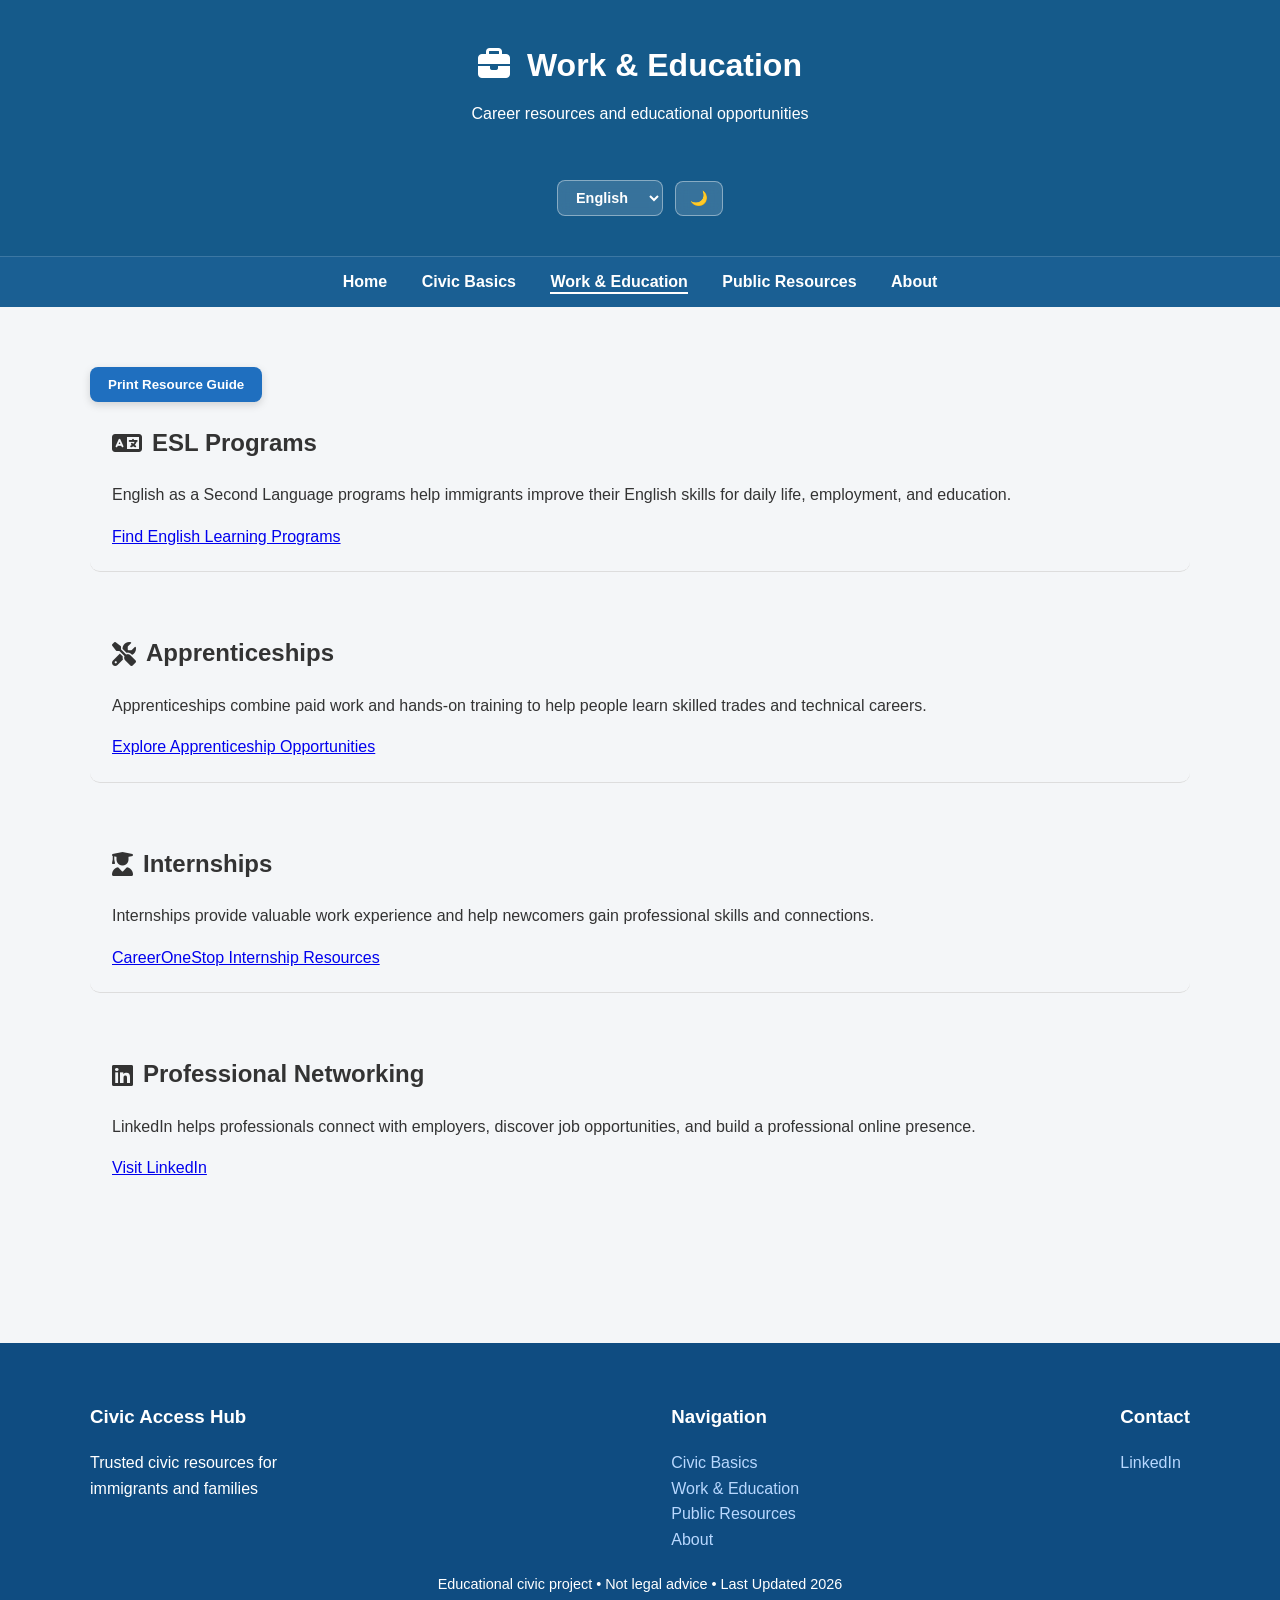
<file: work-education.html>
<!DOCTYPE html>
<html lang="en">

<head>

<meta charset="UTF-8">
<meta name="viewport" content="width=device-width, initial-scale=1.0">

<title>Work & Education | Civic Access Hub</title>

<meta name="description" content="Career and education resources including ESL programs, apprenticeships, internships, and professional networking opportunities.">

<link rel="stylesheet" href="style.css">

<link rel="stylesheet"
href="https://cdnjs.cloudflare.com/ajax/libs/font-awesome/6.5.0/css/all.min.css">

<script src="script.js" defer></script>

</head>

<body>



<header>

<h1>
<i class="fa-solid fa-briefcase"></i>
<span data-en="Work & Education" data-es="Trabajo y Educacion">Work & Education</span>
</h1>

<p
data-en="Career resources and educational opportunities"
data-es="Recursos profesionales y oportunidades educativas">

Career resources and educational opportunities

</p>

<br>

<select id="langToggle" onchange="toggleLanguage()" aria-label="Language selector">

<option value="en">English</option>
<option value="es">Español</option>

</select>

<button onclick="toggleDarkMode()" aria-label="Toggle dark mode">🌙</button>

</header>



<nav>

<a href="index.html"
data-en="Home"
data-es="Inicio">Home</a>

<a href="civic-basics.html"
data-en="Civic Basics"
data-es="Conceptos Civicos">Civic Basics</a>

<a href="work-education.html" class="active"
data-en="Work & Education"
data-es="Trabajo y Educacion">Work & Education</a>

<a href="public-resources.html"
data-en="Public Resources"
data-es="Recursos Publicos">Public Resources</a>

<a href="about.html"
data-en="About"
data-es="Acerca de">About</a>

</nav>



<main>



<button class="print-btn" onclick="window.print()"
data-en="Print Resource Guide"
data-es="Imprimir guia de recursos">

Print Resource Guide

</button>



<section class="content-section">

<h2>

<i class="fa-solid fa-language"></i>

<span
data-en="ESL Programs"
data-es="Programas de ingles (ESL)">

ESL Programs

</span>

</h2>

<p
data-en="English as a Second Language programs help immigrants improve their English skills for daily life, employment, and education."
data-es="Los programas de ingles como segundo idioma ayudan a los inmigrantes a mejorar sus habilidades de ingles para la vida diaria, el trabajo y la educacion.">

English as a Second Language programs help immigrants improve their English skills for daily life, employment, and education.

</p>

<a href="https://www.usa.gov/learn-english"
target="_blank"
rel="noopener"
data-en="Find English Learning Programs"
data-es="Encontrar programas para aprender ingles">

Find English Learning Programs

</a>

</section>



<section class="content-section">

<h2>

<i class="fa-solid fa-screwdriver-wrench"></i>

<span
data-en="Apprenticeships"
data-es="Aprendizajes profesionales">

Apprenticeships

</span>

</h2>

<p
data-en="Apprenticeships combine paid work and hands-on training to help people learn skilled trades and technical careers."
data-es="Los programas de aprendizaje combinan trabajo remunerado con entrenamiento practico para aprender oficios y carreras tecnicas.">

Apprenticeships combine paid work and hands-on training to help people learn skilled trades and technical careers.

</p>

<a href="https://www.apprenticeship.gov"
target="_blank"
rel="noopener"
data-en="Explore Apprenticeship Opportunities"
data-es="Explorar oportunidades de aprendizaje">

Explore Apprenticeship Opportunities

</a>

</section>



<section class="content-section">

<h2>

<i class="fa-solid fa-user-graduate"></i>

<span
data-en="Internships"
data-es="Pasantias">

Internships

</span>

</h2>

<p
data-en="Internships provide valuable work experience and help newcomers gain professional skills and connections."
data-es="Las pasantias ofrecen experiencia laboral valiosa y ayudan a los recien llegados a desarrollar habilidades profesionales.">

Internships provide valuable work experience and help newcomers gain professional skills and connections.

</p>

<a href="https://www.careeronestop.org"
target="_blank"
rel="noopener"
data-en="CareerOneStop Internship Resources"
data-es="Recursos de pasantias CareerOneStop">

CareerOneStop Internship Resources

</a>

</section>



<section class="content-section">

<h2>

<i class="fa-brands fa-linkedin"></i>

<span
data-en="Professional Networking"
data-es="Red profesional">

Professional Networking

</span>

</h2>

<p
data-en="LinkedIn helps professionals connect with employers, discover job opportunities, and build a professional online presence."
data-es="LinkedIn ayuda a profesionales a conectarse con empleadores, encontrar oportunidades laborales y construir una presencia profesional en linea.">

LinkedIn helps professionals connect with employers, discover job opportunities, and build a professional online presence.

</p>

<a href="https://www.linkedin.com"
target="_blank"
rel="noopener"
data-en="Visit LinkedIn"
data-es="Visitar LinkedIn">

Visit LinkedIn

</a>

</section>



</main>



<footer>

<div class="footer-columns">

<div>

<h3>Civic Access Hub</h3>

<p
data-en="Trusted civic resources for immigrants and families"
data-es="Recursos civicos confiables para inmigrantes y familias">

Trusted civic resources for immigrants and families

</p>

</div>



<div>

<h3 data-en="Navigation" data-es="Navegacion">Navigation</h3>

<a href="civic-basics.html"
data-en="Civic Basics"
data-es="Conceptos Civicos">Civic Basics</a><br>

<a href="work-education.html"
data-en="Work & Education"
data-es="Trabajo y Educacion">Work & Education</a><br>

<a href="public-resources.html"
data-en="Public Resources"
data-es="Recursos Publicos">Public Resources</a><br>

<a href="about.html"
data-en="About"
data-es="Acerca de">About</a>

</div>



<div>

<h3 data-en="Contact" data-es="Contacto">Contact</h3>

<a href="https://www.linkedin.com"
target="_blank"
rel="noopener">

LinkedIn

</a>

</div>

</div>



<p class="footer-bottom"
data-en="Educational civic project • Not legal advice • Last Updated 2026"
data-es="Proyecto civico educativo • No es asesoramiento legal • Ultima actualizacion 2026">

Educational civic project • Not legal advice • Last Updated 2026

</p>

</footer>



</body>

</html>
</file>
<file: style.css>
:root{

--primary:#155a8a;
--secondary:#0f4c81;

--bg:#f4f6f8;
--text:#333;

--card-bg:white;

}



/* GENERAL */

body{

font-family:Arial, sans-serif;

margin:0;

background:var(--bg);
color:var(--text);

line-height:1.6;

transition:
background 0.35s ease,
color 0.35s ease;

}

main{

max-width:1100px;
margin:auto;

padding:40px 20px;

}



/* HEADER */

header{

background:var(--primary);
color:white;

text-align:center;

padding:40px 20px;

}

header h1{

margin:0;
font-size:2rem;

}

header p{

margin-top:10px;

}

header i{

margin-right:8px;

}


/* HEADER CONTROLS */

header select,
header button{

margin-top:12px;

padding:8px 14px;

border-radius:8px;

border:1px solid rgba(255,255,255,0.4);

font-size:0.9rem;

cursor:pointer;

background:rgba(255,255,255,0.15);

color:white;

font-weight:600;

backdrop-filter:blur(6px);

transition:
transform 0.15s ease,
box-shadow 0.15s ease,
background 0.2s ease;

}

header button{

margin-left:8px;

}

/* HOVER EFFECT */

header select:hover,
header button:hover{

transform:translateY(-1px);

box-shadow:0 4px 10px rgba(0,0,0,0.25);

background:rgba(255,255,255,0.25);

}

/* DROPDOWN OPTIONS (important fix) */

header select option{

color:black;

}



/* NAVIGATION */

nav{

background:#1a5f93;

text-align:center;

padding:12px;

position:sticky;
top:0;

z-index:1000;

border-top:1px solid rgba(255,255,255,0.15);

transition:
background 0.35s ease,
border 0.35s ease;

}

nav a{

color:white;

margin:0 15px;

text-decoration:none;

font-weight:bold;

position:relative;

transition:color 0.25s ease;

}

nav a:hover{

color:#cfe7ff;

}



/* NAV ANIMATION */

nav a::after{

content:"";

position:absolute;

left:0;

bottom:-4px;

width:0;

height:2px;

background:white;

transition:width 0.3s ease;

}

nav a:hover::after{

width:100%;

}

nav a.active::after{

width:100%;

}



/* HERO SECTION */

.hero{

text-align:center;

margin-bottom:40px;

padding:60px 35px;

background:linear-gradient(
135deg,
#1f6fbf 0%,
#1a64a8 40%,
#155a8a 100%
);

color:white;

border-radius:14px;

box-shadow:
0 8px 22px rgba(0,0,0,0.25),
inset 0 1px 0 rgba(255,255,255,0.15);

position:relative;

overflow:hidden;

}

.hero h2{

font-size:clamp(1.7rem,2.7vw,2.2rem);

font-weight:600;

letter-spacing:0.3px;

margin-bottom:15px;

}

.hero p{

max-width:720px;

margin:auto;

font-size:1.05rem;

opacity:0.95;

line-height:1.5;

}



/* SEARCH BAR */

.search-bar{

text-align:center;

margin:40px 0;

}

.search-bar input{

width:60%;

padding:12px;

border-radius:6px;

border:1px solid #ccc;

}



/* RESOURCE CARDS */

.cards{

display:flex;

gap:20px;

flex-wrap:wrap;

justify-content:center;

}

.card{

background:var(--card-bg);

padding:22px;

border-radius:12px;

width:280px;

box-shadow:0 4px 14px rgba(0,0,0,0.15);

transition:
transform 0.25s ease,
box-shadow 0.25s ease,
background 0.35s ease,
border 0.35s ease;

}

.card h3{

display:flex;

align-items:center;

gap:10px;

margin-top:0;

font-size:1.2rem;

}

.card i{

color:var(--primary);

font-size:1.2rem;

transition:transform 0.2s ease;

}

.card:hover{

transform:translateY(-6px);

box-shadow:
0 10px 28px rgba(0,0,0,0.25),
0 0 12px rgba(31,111,191,0.25);

border:1px solid rgba(0,0,0,0.05);

}

.card:hover i{

transform:scale(1.2);

}



/* CONTENT SECTIONS */

.content-section{

margin-bottom:40px;

padding:22px;

border-radius:10px;

border-bottom:1px solid #ddd;

transition:
background 0.35s ease,
border 0.35s ease;

}

.content-section h2{

display:flex;
align-items:center;

gap:10px;

margin-top:0;

}

.content-section:last-child{

border-bottom:none;

}



/* MAP */

.map-container{

margin-top:20px;

border-radius:10px;

overflow:hidden;

box-shadow:0 4px 14px rgba(0,0,0,0.2);

}



/* BUTTONS */

.print-btn{

margin-top:20px;

padding:10px 18px;

background:#1f6fbf;

color:white;

border:none;

border-radius:8px;

cursor:pointer;

font-weight:600;

box-shadow:0 3px 8px rgba(0,0,0,0.15);

transition:background 0.2s ease, transform 0.15s ease;

}

.print-btn:hover{

background:#2a82da;

transform:translateY(-2px);

}



/* FOOTER */

footer{

background:var(--secondary);

color:white;

padding:40px 30px;

margin-top:60px;

}

.footer-columns{

display:flex;

justify-content:space-between;

flex-wrap:wrap;

gap:30px;

max-width:1100px;

margin:auto;

}

.footer-columns div{

max-width:260px;

}

footer a{

color:#b8d8ff;

text-decoration:none;

}

footer a:hover{

text-decoration:underline;

}

.footer-bottom{

text-align:center;

margin-top:20px;

font-size:0.9rem;

}



/* DARK MODE */

/**/

body.dark-mode{

background:#1b1f24;

color:#e4e4e4;

}

body.dark-mode header select,
body.dark-mode header button{

background:rgba(255,255,255,0.1);
color:white;
border:1px solid rgba(255,255,255,0.25);

}

body.dark-mode nav{

background:#1c1c1c;

}

body.dark-mode main{

background:#1b1f24;

}

body.dark-mode .hero{

background:linear-gradient(
135deg,
#224c7a 0%,
#1f466f 40%,
#1a3c63 100%
);

box-shadow:
0 10px 26px rgba(0,0,0,0.6),
inset 0 1px 0 rgba(255,255,255,0.05);

}

body.dark-mode .card{

background:#262c33;

border:1px solid #3a4047;

}

body.dark-mode .card:hover{

box-shadow:0 12px 30px rgba(0,0,0,0.6);

border:1px solid #3a4047;

}

body.dark-mode .content-section{

background:#232830;

border:1px solid #3a4047;

}

body.dark-mode .content-section i{

color:#5fb3ff;

}

body.dark-mode .map-container{

border:1px solid #3a4047;

}

body.dark-mode .search-bar input{

background:#2a2f36;

border:1px solid #3a4047;

color:#e4e4e4;

}

body.dark-mode footer{

background:#0f2f52;

}

body.dark-mode a{

color:#8fc7ff;

}

body.dark-mode a:hover{

color:#9fd1ff;

}



/* ACCESSIBILITY */

a:focus,
button:focus,
select:focus{

outline:2px solid #4da3ff;
outline-offset:2px;

}



/* MOBILE */

@media(max-width:768px){

.cards{

flex-direction:column;

align-items:center;

}

.search-bar input{

width:90%;

}

.hero{

padding:45px 25px;

}

.footer-columns{

flex-direction:column;

gap:20px;

text-align:center;

}

}



/* PRINT */

@media print{

nav,
header select,
button,
footer{

display:none;

}

a::after{

content:" (" attr(href) ")";
font-size:0.9em;

}

body{

background:white;
color:black;

}

}
</file>
